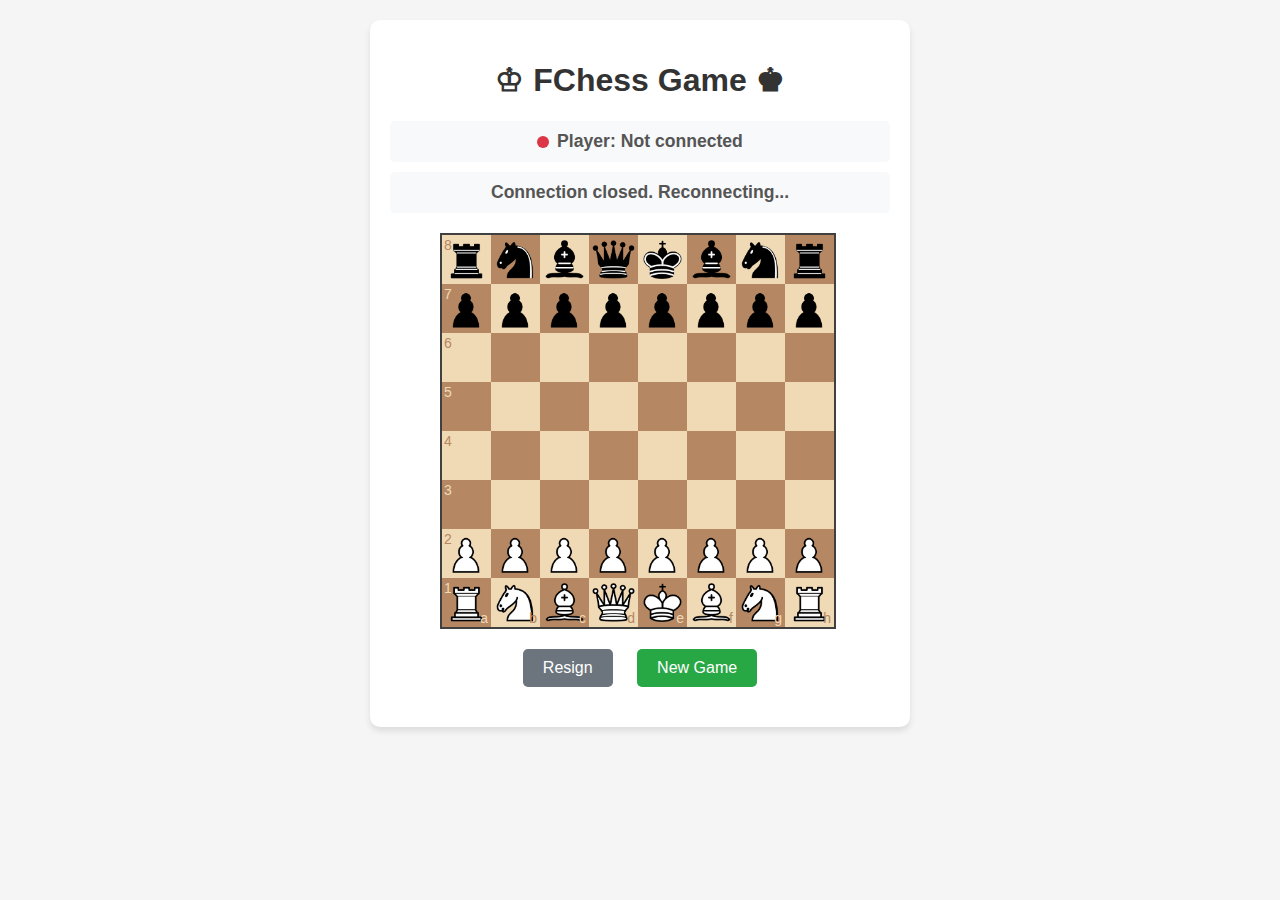
<file: index4.html>
<!DOCTYPE html>
<html lang="en">
<head>
    <meta charset="UTF-8">
    <meta name="viewport" content="width=device-width, initial-scale=1.0">
    <title>FChess Game</title>
    <link rel="stylesheet" href="chessboard-1.0.0.min.css">
    <style>
        body { font-family: Arial, sans-serif; background-color: #f5f5f5; margin: 0; padding: 20px; }
        .game-container { max-width: 500px; margin: 0 auto; background-color: white; border-radius: 10px; padding: 20px; box-shadow: 0 4px 6px rgba(0, 0, 0, 0.1); }
        h1 { text-align: center; color: #333; }
        #myBoard { margin: 0 auto; }
        .status-container { text-align: center; margin-top: 20px; }
        #status, #playerDisplay { font-size: 1.1em; font-weight: bold; color: #555; padding: 10px; background-color: #f8f9fa; border-radius: 5px; min-height: 20px; }
        .controls { text-align: center; margin: 20px 0; }
        .btn { padding: 10px 20px; margin: 0 10px; border: none; border-radius: 5px; cursor: pointer; font-size: 16px; color: white; }
        .btn:hover { opacity: 0.9; }
        .btn:disabled { background-color: #6c757d; cursor: not-allowed; }
        .btn-danger { background-color: #dc3545; }
        .btn-success { background-color: #28a745; }
        .connection-status { display: inline-block; width: 12px; height: 12px; border-radius: 50%; margin-right: 8px; vertical-align: middle; }
        .connected { background-color: #28a745; }
        .disconnected { background-color: #dc3545; }
        .waiting { background-color: #ffc107; }
    </style>
</head>
<body>
    <div class="game-container">
        <h1>♔ FChess Game ♚</h1>
        <div class="status-container">
            <div id="playerDisplay"><span class="connection-status disconnected"></span>Player: Not connected</div>
            <div id="status" style="margin-top: 10px;">Connecting to server...</div>
        </div>

        <div id="myBoard" style="width: 400px; margin-top: 20px;"></div>

        <div class="controls">
            <button id="resignBtn" class="btn btn-danger" disabled>Resign</button>
            <button id="newGameBtn" class="btn btn-success" disabled>New Game</button>
        </div>
    </div>

    <script src="jquery-3.5.1.min.js"></script>
    <script src="chessboard-1.0.0.min.js"></script>
    <script src="chess.js"></script>
    <script>
        // --- Global State ---
        let board = null;
        let game = new Chess();
        let socket;
        let playerColor = null;
        let gameActive = false;

        // --- DOM Elements ---
        const statusEl = $('#status');
        const playerDisplayEl = $('#playerDisplay');
        const resignBtn = $('#resignBtn');
        const newGameBtn = $('#newGameBtn');
        const connectionIndicator = $('.connection-status');

        // --- WebSocket Logic ---
        function connectToServer() {
            try {
                socket = new WebSocket('ws://localhost:8080');

                socket.onopen = () => {
                    console.log('Connected to server');
                    setStatus('Connected - Waiting for opponent...');
                    setConnectionStatus('waiting');
                };

                socket.onmessage = (event) => {
                    try {
                        const data = JSON.parse(event.data);
                        handleServerMessage(data);
                    } catch (e) {
                        console.error('Error parsing message:', e);
                    }
                };

                socket.onclose = () => {
                    console.log('Connection closed');
                    setStatus('Connection closed. Reconnecting...');
                    setConnectionStatus('disconnected');
                    gameActive = false;
                    updateButtonStates();
                    setTimeout(connectToServer, 3000); // Reconnect
                };

                socket.onerror = (error) => {
                    console.error('WebSocket error:', error);
                    setStatus('Connection error.');
                    setConnectionStatus('disconnected');
                };
            } catch (e) {
                console.error('Failed to connect:', e);
                setStatus('Error connecting to server.');
            }
        }

        function handleServerMessage(data) {
            console.log('Received:', data);

            switch (data.type) {
                case 'playerAssigned':
                    playerColor = data.color;
                    board.orientation(playerColor);
                    setConnectionStatus('connected');
                    playerDisplayEl.html(`<span class="connection-status connected"></span>Player: ${capitalize(playerColor)}`);
                    setStatus(`You are ${playerColor}. Waiting for opponent...`);
                    break;

                case 'gameStart':
                    gameActive = true;
                    updateButtonStates();
                    setStatus('Game started! White to move.');
                    break;

                case 'boardUpdate':
                    updateGameState(data.gameState);
                    if (data.lastMove) {
                        highlightLastMove(data.lastMove);
                    }
                    break;

                case 'gameEnded':
                    gameActive = false;
                    updateButtonStates();
                    const winnerText = data.winner === playerColor ? 'You win!' : 'You lose!';
                    setStatus(`Game Over: ${winnerText} by ${data.reason}.`);
                    alert(`Game Over! ${winnerText}`);
                    break;
                
                case 'newGame':
                    game.reset();
                    board.position(game.fen());
                    gameActive = true;
                    updateButtonStates();
                    setStatus("New game started! White's turn.");
                    break;

                case 'playerDisconnected':
                    gameActive = false;
                    updateButtonStates();
                    setStatus('Opponent disconnected. Waiting...');
                    break;

                case 'error':
                    setStatus('Error: ' + data.message);
                    // If it's an invalid move error, snap the piece back
                    board.position(game.fen(), false);
                    break;
            }
        }

        // --- Game Logic & UI ---
        function updateGameState(gameState) {
            // The server's board representation is not a FEN string.
            // We must convert it to keep our client-side chess.js instance in sync.
            const fen = serverBoardToFen(gameState.board, gameState.currentPlayer);
            game.load(fen);
            board.position(fen);
            
            gameActive = gameState.gameActive;
            updateButtonStates();

            if (!gameActive) {
                setStatus("Game is over.");
                return;
            }

            const turn = game.turn() === 'w' ? 'White' : 'Black';
            const statusText = playerColor === game.turn() ? "Your turn" : `Waiting for ${turn}`;
            setStatus(`${statusText} (${turn} to move)`);
        }

        function onDragStart(source, piece) {
            // Prevent moves if the game is over or it's not your turn
            console.log('onDragStart called:', { source, piece, gameActive, gameOver: game.game_over(), playerColor, gameTurn: game.turn() });

            if (!gameActive) {
                console.log('Blocked: Game not active');
                return false;
            }
            if (game.game_over()) {
                console.log('Blocked: Game over');
                return false;
            }
            if (playerColor.charAt(0) !== game.turn()) {
                console.log('Blocked: Not your turn', { playerColor, gameTurn: game.turn() });
                return false;
            }
            if ((game.turn() === 'w' && piece.search(/^b/) !== -1)) {
                console.log('Blocked: White trying to move black piece');
                return false;
            }
            if ((game.turn() === 'b' && piece.search(/^w/) !== -1)) {
                console.log('Blocked: Black trying to move white piece');
                return false;
            }
            console.log('Drag allowed');
        }

        function onDrop(source, target) {
            // Attempt to make a move in the local chess.js instance
            const move = game.move({
                from: source,
                to: target,
                promotion: 'q' // Always promote to queen for simplicity
            });

            // If the move is illegal, snap the piece back
            if (move === null) return 'snapback';

            // If the move is legal locally, send it to the server for final validation
            const moveData = {
                type: 'move',
                ...algebraicToRowCol(source), // fromRow, fromCol
                ...algebraicToRowCol(target, true) // toRow, toCol
            };
            
            console.log('Sending move:', moveData);
            socket.send(JSON.stringify(moveData));
        }
        
        function highlightLastMove(lastMove) {
            // Remove previous highlights
            $('#myBoard .square-55d63').css('background-color', '');
            
            const fromSquare = rowColToAlgebraic(lastMove.fromRow, lastMove.fromCol);
            const toSquare = rowColToAlgebraic(lastMove.toRow, lastMove.toCol);

            $('#myBoard .square-' + fromSquare).css('background', '#ffb347');
            $('#myBoard .square-' + toSquare).css('background', '#ffb347');
        }

        // --- Helper Functions ---
        function serverBoardToFen(boardData, currentPlayer) {
            // Converts the server's 2D array into a FEN string.
            // NOTE: This makes assumptions about castling, en passant, etc.,
            // as the server does not provide this information.
            let fen = boardData.map(row => {
                let empty = 0;
                let rowFen = '';
                row.forEach(piece => {
                    if (piece === '') {
                        empty++;
                    } else {
                        if (empty > 0) {
                            rowFen += empty;
                            empty = 0;
                        }
                        rowFen += piece;
                    }
                });
                if (empty > 0) rowFen += empty;
                return rowFen;
            }).join('/');

            const turn = currentPlayer === 'white' ? 'w' : 'b';
            // Assume default castling, no en passant, and move counters.
            fen += ` ${turn} KQkq - 0 1`;
            return fen;
        }

        function algebraicToRowCol(alg, isTarget = false) {
            const col = alg.charCodeAt(0) - 'a'.charCodeAt(0);
            const row = 8 - parseInt(alg.charAt(1), 10);
            if (isTarget) {
                return { toRow: row, toCol: col };
            }
            return { fromRow: row, fromCol: col };
        }
        
        function rowColToAlgebraic(row, col) {
            const file = String.fromCharCode('a'.charCodeAt(0) + col);
            const rank = 8 - row;
            return file + rank;
        }

        function setStatus(message) { statusEl.text(message); }
        function capitalize(s) { return s.charAt(0).toUpperCase() + s.slice(1); }
        function setConnectionStatus(status) { connectionIndicator.removeClass('connected waiting disconnected').addClass(status); }

        function updateButtonStates() {
            resignBtn.prop('disabled', !gameActive);
            newGameBtn.prop('disabled', false); // Can always offer a new game
        }

        // --- Event Handlers ---
        resignBtn.on('click', () => {
            if (confirm('Are you sure you want to resign?')) {
                socket.send(JSON.stringify({ type: 'resign' }));
            }
        });

        newGameBtn.on('click', () => {
            socket.send(JSON.stringify({ type: 'newGame' }));
        });

        // --- Initialization ---
        const config = {
            draggable: true,
            position: 'start',
            pieceTheme: 'img/chesspieces/wikipedia/{piece}.png',
            onDragStart: onDragStart,
            onDrop: onDrop,
        };
        board = Chessboard('myBoard', config);
        $(window).resize(board.resize);

        connectToServer();
    </script>
</body>
</html>
</file>
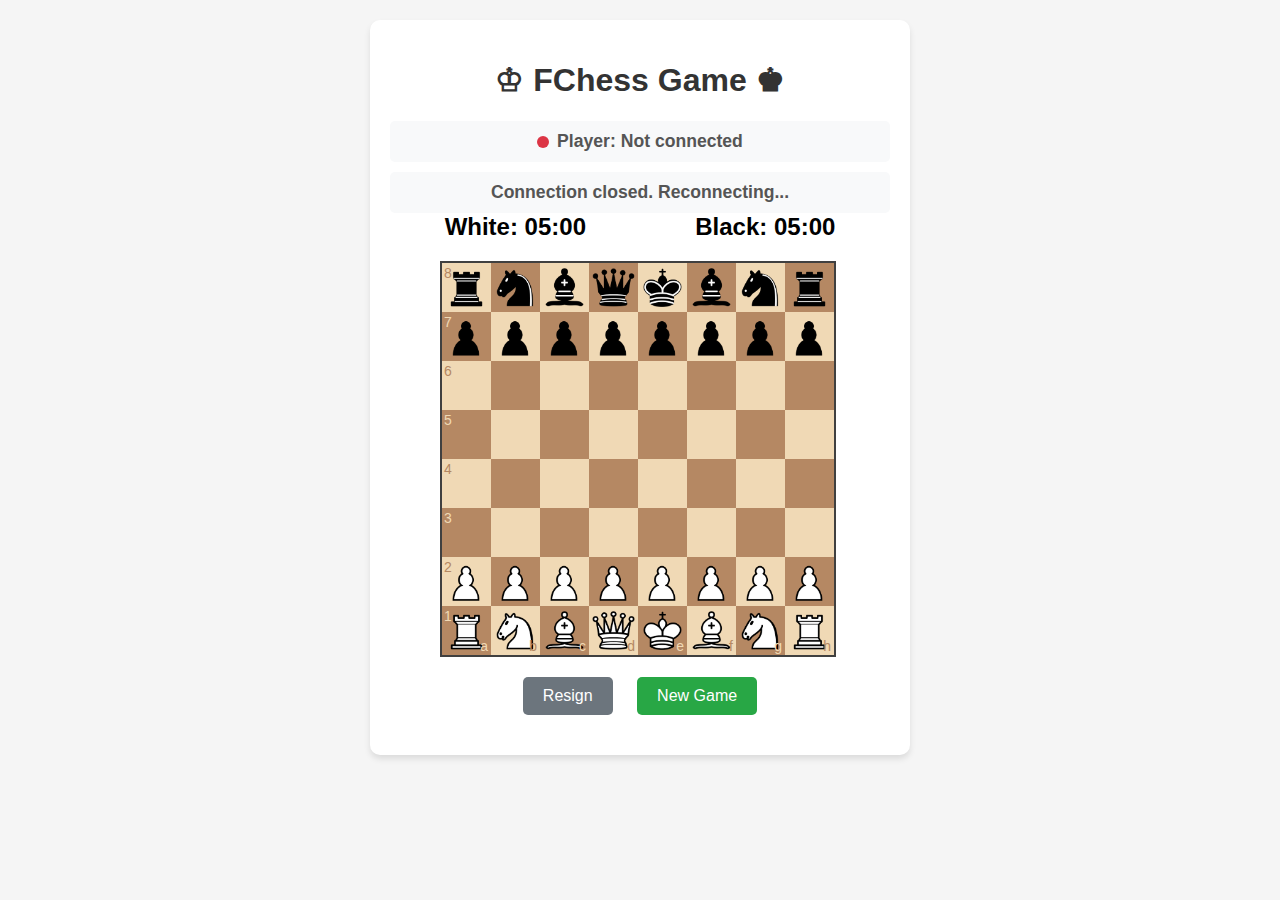
<file: index5.html>
<!DOCTYPE html>
<html lang="en">
<head>
    <meta charset="UTF-8">
    <meta name="viewport" content="width=device-width, initial-scale=1.0">
    <title>FChess Game</title>
    <link rel="stylesheet" href="chessboard-1.0.0.min.css">
    <style>
        body { font-family: Arial, sans-serif; background-color: #f5f5f5; margin: 0; padding: 20px; }
        .game-container { max-width: 500px; margin: 0 auto; background-color: white; border-radius: 10px; padding: 20px; box-shadow: 0 4px 6px rgba(0, 0, 0, 0.1); }
        h1 { text-align: center; color: #333; }
        #myBoard { margin: 0 auto; }
        .status-container { text-align: center; margin-top: 20px; }
        #status, #playerDisplay { font-size: 1.1em; font-weight: bold; color: #555; padding: 10px; background-color: #f8f9fa; border-radius: 5px; min-height: 20px; }
        .controls { text-align: center; margin: 20px 0; }
        .btn { padding: 10px 20px; margin: 0 10px; border: none; border-radius: 5px; cursor: pointer; font-size: 16px; color: white; }
        .btn:hover { opacity: 0.9; }
        .btn:disabled { background-color: #6c757d; cursor: not-allowed; }
        .btn-danger { background-color: #dc3545; }
        .btn-success { background-color: #28a745; }
        .connection-status { display: inline-block; width: 12px; height: 12px; border-radius: 50%; margin-right: 8px; vertical-align: middle; }
        .connected { background-color: #28a745; }
        .disconnected { background-color: #dc3545; }
        .waiting { background-color: #ffc107; }
    </style>
</head>
<body>
    <div id="lobby" class="game-container" style="display: none;">
        <h2>Lobby</h2>
        <div class="controls">
            <button id="createGameBtn" class="btn btn-success">Create New Game</button>
        </div>
        <hr>
        <h4>Or Join an Existing Game:</h4>
        <div id="gameList" class="controls">
            <!-- Waiting games will be listed here -->
        </div>
        <hr>
        <div class="controls">
            <input type="text" id="joinGameId" placeholder="Enter Game ID">
            <button id="joinGameBtn" class="btn" disabled>Join Game</button>
        </div>
    </div>
    <div class="game-container">
        <h1>♔ FChess Game ♚</h1>
        <div class="status-container">
            <div id="playerDisplay"><span class="connection-status disconnected"></span>Player: Not connected</div>
            <div id="status" style="margin-top: 10px;">Connecting to server...</div>
        </div>

        <!-- Add clock display here -->
        <div class="clock-container" style="display: flex; justify-content: space-around; margin-bottom: 10px;">
            <div id="whiteClock" style="font-size: 1.5em; font-weight: bold; color: #000;">White: 05:00</div>
            <div id="blackClock" style="font-size: 1.5em; font-weight: bold; color: #000;">Black: 05:00</div>
        </div>

        <div id="myBoard" style="width: 400px; margin-top: 20px;"></div>

        <div class="controls">
            <button id="resignBtn" class="btn btn-danger" disabled>Resign</button>
            <button id="newGameBtn" class="btn btn-success" disabled>New Game</button>
        </div>
    </div>

    <script src="jquery-3.5.1.min.js"></script>
    <script src="chessboard-1.0.0.min.js"></script>
    <script src="chess.js"></script>
    <script>
        // --- Global State ---
        let board = null;
        let game = new Chess();
        let socket;
        let playerColor = null;
        let gameActive = false;
        let myGameId = null;

        let whiteTimeRemaining = 0;
        let blackTimeRemaining = 0;
        let lastUpdateTime = 0;
        let clockInterval = null;

        // --- DOM Elements ---
        const statusEl = $('#status');
        const playerDisplayEl = $('#playerDisplay');
        const resignBtn = $('#resignBtn');
        const newGameBtn = $('#newGameBtn');
        const connectionIndicator = $('.connection-status');

        const whiteClockEl = $('#whiteClock');
        const blackClockEl = $('#blackClock');

        const lobbyEl = $('#lobby');
        const gameContainerEl = $('.game-container').not('#lobby');
        const createGameBtn = $('#createGameBtn');
        const joinGameBtn = $('#joinGameBtn');
        const joinGameIdInput = $('#joinGameId');

        // --- WebSocket Logic ---
        function connectToServer() {
            try {
                socket = new WebSocket('ws://localhost:8080');

                socket.onopen = () => {
                    console.log('Connected to server');
                    setStatus('Connected to server. Create or join a game.');
                    setConnectionStatus('connected');
                    lobbyEl.show();
                    gameContainerEl.hide();
                };

                socket.onmessage = (event) => {
                    try {
                        const data = JSON.parse(event.data);
                        handleServerMessage(data);
                    } catch (e) {
                        console.error('Error parsing message:', e);
                    }
                };

                socket.onclose = () => {
                    console.log('Connection closed');
                    setStatus('Connection closed. Reconnecting...');
                    setConnectionStatus('disconnected');
                    gameActive = false;
                    updateButtonStates();
                    setTimeout(connectToServer, 3000); // Reconnect
                };

                socket.onerror = (error) => {
                    console.error('WebSocket error:', error);
                    setStatus('Connection error.');
                    setConnectionStatus('disconnected');
                };
            } catch (e) {
                console.error('Failed to connect:', e);
                setStatus('Error connecting to server.');
            }
        }

        function handleServerMessage(data) {
            console.log('Received:', data);

            switch (data.type) {
                case 'playerAssigned':
                    lobbyEl.hide();
                    gameContainerEl.show();
                    playerColor = data.color;
                    myGameId = data.gameId;
                    board.orientation(playerColor);
                    setConnectionStatus('connected');
                    playerDisplayEl.html(`<span class="connection-status connected"></span>Player: ${capitalize(playerColor)} (Game: ${myGameId})`);
                    setStatus(`You are ${playerColor}. Waiting for opponent...`);
                    break;

                case 'lobbyUpdate':
                    const gameList = $('#gameList');
                    gameList.empty(); // Clear the list
                    if (data.games && data.games.length > 0) {
                        data.games.forEach(gameId => {
                            const gameBtn = $('<button class="btn">Join Game: ' + gameId + '</button>');
                            gameBtn.on('click', () => {
                                joinGameIdInput.val(gameId);
                                joinGameBtn.prop('disabled', false);
                            });
                            gameList.append(gameBtn);
                        });
                    } else {
                        gameList.html('<em>No games waiting for players.</em>');
                    }
                    break;

                case 'gameStart':
                    gameActive = true;
                    updateButtonStates();
                    setStatus('Game started! White to move.');
                    break;

                case 'boardUpdate':
                    updateGameState(data.gameState);
                    if (data.lastMove) {
                        highlightLastMove(data.lastMove);
                    }
                    break;

                case 'gameEnded':
                    gameActive = false;
                    updateButtonStates();
                    const winnerText = data.winner === playerColor ? 'You win!' : 'You lose!';
                    setStatus(`Game Over: ${winnerText} by ${data.reason}.`);
                    alert(`Game Over! ${winnerText}`);
                    break;
                
                case 'newGame':
                    game.reset();
                    board.position(game.fen());
                    gameActive = true;
                    updateButtonStates();
                    setStatus("New game started! White's turn.");
                    break;

                case 'playerDisconnected':
                    gameActive = false;
                    updateButtonStates();
                    setStatus('Opponent disconnected. Waiting...');
                    break;

                case 'error':
                    setStatus('Error: ' + data.message);
                    // If it's an invalid move error, snap the piece back
                    board.position(game.fen(), false);
                    break;
            }
        }

        // --- Game Logic & UI ---
        function updateGameState(gameState) {
            // The server's board representation is not a FEN string.
            // We must convert it to keep our client-side chess.js instance in sync.
            const fen = serverBoardToFen(gameState.board, gameState.currentPlayer);
            game.load(fen);
            board.position(fen);
            
            gameActive = gameState.gameActive;
            updateButtonStates();

            // Synchronize local clock with server time
            whiteTimeRemaining = gameState.whiteTime;
            blackTimeRemaining = gameState.blackTime;
            lastUpdateTime = performance.now(); // Reset last update time

            // Start/stop clock based on game state
            if (gameActive && !game.game_over()) {
                startClock();
            } else {
                stopClock();
            }

            // Update clocks (initial display)
            updateClockDisplay(whiteClockEl, whiteTimeRemaining);
            updateClockDisplay(blackClockEl, blackTimeRemaining);

            if (!gameActive) {
                setStatus("Game is over.");
                return;
            }

            const turn = game.turn() === 'w' ? 'White' : 'Black';
            const statusText = playerColor.charAt(0) === game.turn() ? "Your turn" : `Waiting for ${turn}`;
            setStatus(`${statusText} (${turn} to move})`);
        }

        function onDragStart(source, piece) {
            // Prevent moves if the game is over or it's not your turn
            console.log('onDragStart called:', { source, piece, gameActive, gameOver: game.game_over(), playerColor, gameTurn: game.turn() });

            if (!gameActive) {
                console.log('Blocked: Game not active');
                return false;
            }
            if (game.game_over()) {
                console.log('Blocked: Game over');
                return false;
            }
            if (playerColor.charAt(0) !== game.turn()) {
                console.log('Blocked: Not your turn', { playerColor, gameTurn: game.turn() });
                return false;
            }
            if ((game.turn() === 'w' && piece.search(/^b/) !== -1)) {
                console.log('Blocked: White trying to move black piece');
                return false;
            }
            if ((game.turn() === 'b' && piece.search(/^w/) !== -1)) {
                console.log('Blocked: Black trying to move white piece');
                return false;
            }
            console.log('Drag allowed');
        }

        function onDrop(source, target) {
            // Attempt to make a move in the local chess.js instance
            const move = game.move({
                from: source,
                to: target,
                promotion: 'q' // Always promote to queen for simplicity
            });

            // If the move is illegal, snap the piece back
            if (move === null) return 'snapback';

            // If the move is legal locally, send it to the server for final validation
            const moveData = {
                type: 'move',
                gameId: myGameId, // Add gameId
                ...algebraicToRowCol(source), // fromRow, fromCol
                ...algebraicToRowCol(target, true) // toRow, toCol
            };
            
            console.log('Sending move:', moveData);
            socket.send(JSON.stringify(moveData));
        }
        
        function highlightLastMove(lastMove) {
            // Remove previous highlights
            $('#myBoard .square-55d63').css('background-color', '');
            
            const fromSquare = rowColToAlgebraic(lastMove.fromRow, lastMove.fromCol);
            const toSquare = rowColToAlgebraic(lastMove.toRow, lastMove.toCol);

            $('#myBoard .square-' + fromSquare).css('background', '#ffb347');
            $('#myBoard .square-' + toSquare).css('background', '#ffb347');
        }

        // --- Helper Functions ---
        function serverBoardToFen(boardData, currentPlayer) {
            // Converts the server's 2D array into a FEN string.
            // NOTE: This makes assumptions about castling, en passant, etc.,
            // as the server does not provide this information.
            let fen = boardData.map(row => {
                let empty = 0;
                let rowFen = '';
                row.forEach(piece => {
                    if (piece === '') {
                        empty++;
                    } else {
                        if (empty > 0) {
                            rowFen += empty;
                            empty = 0;
                        }
                        rowFen += piece;
                    }
                });
                if (empty > 0) rowFen += empty;
                return rowFen;
            }).join('/');

            const turn = currentPlayer === 'white' ? 'w' : 'b';
            // Assume default castling, no en passant, and move counters.
            fen += ` ${turn} KQkq - 0 1`;
            return fen;
        }

        function algebraicToRowCol(alg, isTarget = false) {
            const col = alg.charCodeAt(0) - 'a'.charCodeAt(0);
            const row = 8 - parseInt(alg.charAt(1), 10);
            if (isTarget) {
                return { toRow: row, toCol: col };
            }
            return { fromRow: row, fromCol: col };
        }
        
        function rowColToAlgebraic(row, col) {
            const file = String.fromCharCode('a'.charCodeAt(0) + col);
            const rank = 8 - row;
            return file + rank;
        }

        function setStatus(message) { statusEl.text(message); }
        function capitalize(s) { return s.charAt(0).toUpperCase() + s.slice(1); }
        function setConnectionStatus(status) { connectionIndicator.removeClass('connected waiting disconnected').addClass(status); }

        function updateButtonStates() {
            resignBtn.prop('disabled', !gameActive);
            newGameBtn.prop('disabled', false); // Can always offer a new game
        }

        // --- Clock Management ---
        function startClock() {
            if (clockInterval) {
                clearInterval(clockInterval);
            }
            clockInterval = setInterval(updateClock, 100); // Update every 100ms
        }

        function stopClock() {
            if (clockInterval) {
                clearInterval(clockInterval);
                clockInterval = null;
            }
        }

        function updateClock() {
            if (!gameActive) {
                stopClock();
                return;
            }

            const now = performance.now();
            const elapsed = (now - lastUpdateTime) / 1000; // in seconds
            lastUpdateTime = now;

            if (playerColor.charAt(0) === game.turn()) { // It's my turn
                if (game.turn() === 'w') {
                    whiteTimeRemaining -= elapsed;
                    if (whiteTimeRemaining < 0) whiteTimeRemaining = 0;
                } else {
                    blackTimeRemaining -= elapsed;
                    if (blackTimeRemaining < 0) blackTimeRemaining = 0;
                }
            }

            updateClockDisplay(whiteClockEl, whiteTimeRemaining);
            updateClockDisplay(blackClockEl, blackTimeRemaining);
        }

        function formatTime(seconds) {
            const minutes = Math.floor(seconds / 60);
            const remainingSeconds = Math.floor(seconds % 60);
            return `${minutes.toString().padStart(2, '0')}:${remainingSeconds.toString().padStart(2, '0')}`;
        }

        function updateClockDisplay(element, seconds) {
            element.text(element.attr('id').includes('white') ? `White: ${formatTime(seconds)}` : `Black: ${formatTime(seconds)}`);
        }

        // --- Event Handlers ---
        resignBtn.on('click', () => {
            if (confirm('Are you sure you want to resign?')) {
                socket.send(JSON.stringify({ type: 'resign', gameId: myGameId }));
            }
        });

        newGameBtn.on('click', () => {
            socket.send(JSON.stringify({ type: 'newGame', gameId: myGameId }));
        });

        createGameBtn.on('click', () => {
            socket.send(JSON.stringify({ type: 'createGame' }));
        });

        joinGameBtn.on('click', () => {
            const gameId = joinGameIdInput.val();
            if (gameId) {
                socket.send(JSON.stringify({ type: 'joinGame', gameId: gameId }));
            }
        });

        joinGameIdInput.on('input', () => {
            joinGameBtn.prop('disabled', !joinGameIdInput.val());
        });

        // --- Initialization ---
        const config = {
            draggable: true,
            position: 'start',
            pieceTheme: 'img/chesspieces/wikipedia/{piece}.png',
            onDragStart: onDragStart,
            onDrop: onDrop,
        };
        board = Chessboard('myBoard', config);
        $(window).resize(board.resize);

        connectToServer();
    </script>
</body>
</html>
</file>
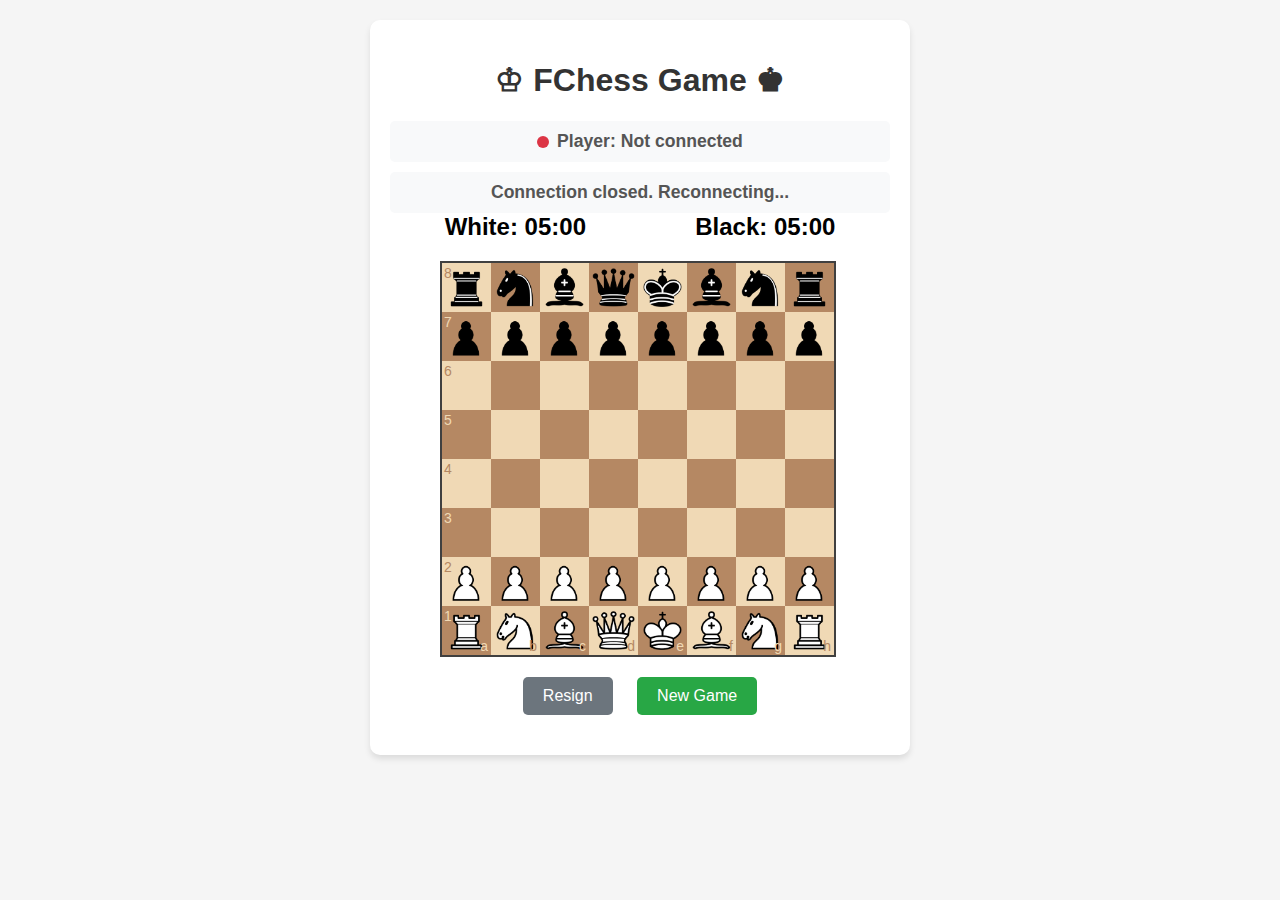
<file: index6.html>
<!DOCTYPE html>
<html lang="en">
<head>
    <meta charset="UTF-8">
    <meta name="viewport" content="width=device-width, initial-scale=1.0">
    <title>FChess Game</title>
    <link rel="stylesheet" href="chessboard-1.0.0.min.css">
    <style>
        body { font-family: Arial, sans-serif; background-color: #f5f5f5; margin: 0; padding: 20px; }
        .game-container { max-width: 500px; margin: 0 auto; background-color: white; border-radius: 10px; padding: 20px; box-shadow: 0 4px 6px rgba(0, 0, 0, 0.1); }
        h1 { text-align: center; color: #333; }
        #myBoard { margin: 0 auto; }
        .status-container { text-align: center; margin-top: 20px; }
        #status, #playerDisplay { font-size: 1.1em; font-weight: bold; color: #555; padding: 10px; background-color: #f8f9fa; border-radius: 5px; min-height: 20px; }
        .controls { text-align: center; margin: 20px 0; }
        .btn { padding: 10px 20px; margin: 0 10px; border: none; border-radius: 5px; cursor: pointer; font-size: 16px; color: white; }
        .btn:hover { opacity: 0.9; }
        .btn:disabled { background-color: #6c757d; cursor: not-allowed; }
        .btn-danger { background-color: #dc3545; }
        .btn-success { background-color: #28a745; }
        .connection-status { display: inline-block; width: 12px; height: 12px; border-radius: 50%; margin-right: 8px; vertical-align: middle; }
        .connected { background-color: #28a745; }
        .disconnected { background-color: #dc3545; }
        .waiting { background-color: #ffc107; }
    </style>
</head>
<body>
    <div id="lobby" class="game-container" style="display: none;">
        <h2>Lobby</h2>
        <div class="controls">
            <button id="createGameBtn" class="btn btn-success">Create New Game</button>
        </div>
        <hr>
        <h4>Or Join an Existing Game:</h4>
        <div id="gameList" class="controls">
            <!-- Waiting games will be listed here -->
        </div>
        <hr>
        <div class="controls">
            <input type="text" id="joinGameId" placeholder="Enter Game ID">
            <button id="joinGameBtn" class="btn" disabled>Join Game</button>
        </div>
    </div>
    <div class="game-container">
        <h1>♔ FChess Game ♚</h1>
        <div class="status-container">
            <div id="playerDisplay"><span class="connection-status disconnected"></span>Player: Not connected</div>
            <div id="status" style="margin-top: 10px;">Connecting to server...</div>
        </div>

        <!-- Add clock display here -->
        <div class="clock-container" style="display: flex; justify-content: space-around; margin-bottom: 10px;">
            <div id="whiteClock" style="font-size: 1.5em; font-weight: bold; color: #000;">White: 05:00</div>
            <div id="blackClock" style="font-size: 1.5em; font-weight: bold; color: #000;">Black: 05:00</div>
        </div>

        <div id="myBoard" style="width: 400px; margin-top: 20px;"></div>

        <div class="controls">
            <button id="resignBtn" class="btn btn-danger" disabled>Resign</button>
            <button id="newGameBtn" class="btn btn-success" disabled>New Game</button>
        </div>
    </div>

    <script src="jquery-3.5.1.min.js"></script>
    <script src="chessboard-1.0.0.min.js"></script>
    <script src="chess.js"></script>
    <script>
        // --- Global State ---
        let board = null;
        let game = new Chess();
        let socket;
        let playerColor = null;
        let gameActive = false;
        let myGameId = null;

        let whiteTimeRemaining = 0;
        let blackTimeRemaining = 0;
        let lastUpdateTime = 0;
        let clockInterval = null;

        // --- DOM Elements ---
        const statusEl = $('#status');
        const playerDisplayEl = $('#playerDisplay');
        const resignBtn = $('#resignBtn');
        const newGameBtn = $('#newGameBtn');
        const connectionIndicator = $('.connection-status');

        const whiteClockEl = $('#whiteClock');
        const blackClockEl = $('#blackClock');

        const lobbyEl = $('#lobby');
        const gameContainerEl = $('.game-container').not('#lobby');
        const createGameBtn = $('#createGameBtn');
        const joinGameBtn = $('#joinGameBtn');
        const joinGameIdInput = $('#joinGameId');

        // --- WebSocket Logic ---
        function connectToServer() {
            try {
                socket = new WebSocket('ws://localhost:8080');

                socket.onopen = () => {
                    console.log('Connected to server');
                    setStatus('Connected to server. Create or join a game.');
                    setConnectionStatus('connected');
                    lobbyEl.show();
                    gameContainerEl.hide();
                };

                socket.onmessage = (event) => {
                    try {
                        const data = JSON.parse(event.data);
                        handleServerMessage(data);
                    } catch (e) {
                        console.error('Error parsing message:', e);
                    }
                };

                socket.onclose = () => {
                    console.log('Connection closed');
                    setStatus('Connection closed. Reconnecting...');
                    setConnectionStatus('disconnected');
                    gameActive = false;
                    updateButtonStates();
                    setTimeout(connectToServer, 3000); // Reconnect
                };

                socket.onerror = (error) => {
                    console.error('WebSocket error:', error);
                    setStatus('Connection error.');
                    setConnectionStatus('disconnected');
                };
            } catch (e) {
                console.error('Failed to connect:', e);
                setStatus('Error connecting to server.');
            }
        }

        function handleServerMessage(data) {
            console.log('Received:', data);

            switch (data.type) {
                case 'playerAssigned':
                    lobbyEl.hide();
                    gameContainerEl.show();
                    playerColor = data.color;
                    myGameId = data.gameId;
                    board.orientation(playerColor);
                    setConnectionStatus('connected');
                    playerDisplayEl.html(`<span class="connection-status connected"></span>Player: ${capitalize(playerColor)} (Game: ${myGameId})`);
                    setStatus(`You are ${playerColor}. Waiting for opponent...`);
                    break;

                case 'lobbyUpdate':
                    const gameList = $('#gameList');
                    gameList.empty(); // Clear the list
                    if (data.games && data.games.length > 0) {
                        data.games.forEach(gameId => {
                            const gameBtn = $('<button class="btn">Join Game: ' + gameId + '</button>');
                            gameBtn.on('click', () => {
                                joinGameIdInput.val(gameId);
                                joinGameBtn.prop('disabled', false);
                            });
                            gameList.append(gameBtn);
                        });
                    } else {
                        gameList.html('<em>No games waiting for players.</em>');
                    }
                    break;

                case 'gameStart':
                    gameActive = true;
                    updateButtonStates();
                    setStatus('Game started! White to move.');
                    break;

                case 'boardUpdate':
                    updateGameState(data.gameState);
                    if (data.lastMove) {
                        highlightLastMove(data.lastMove);
                    }
                    break;

                case 'gameEnded':
                    gameActive = false;
                    updateButtonStates();
                    const winnerText = data.winner === playerColor ? 'You win!' : 'You lose!';
                    setStatus(`Game Over: ${winnerText} by ${data.reason}.`);
                    alert(`Game Over! ${winnerText}`);
                    break;
                
                case 'newGame':
                    game.reset();
                    board.position(game.fen());
                    gameActive = true;
                    updateButtonStates();
                    setStatus("New game started! White's turn.");
                    break;

                case 'playerDisconnected':
                    gameActive = false;
                    updateButtonStates();
                    setStatus('Opponent disconnected. Waiting...');
                    break;

                case 'error':
                    setStatus('Error: ' + data.message);
                    // If it's an invalid move error, snap the piece back
                    board.position(game.fen(), false);
                    break;
            }
        }

        // --- Game Logic & UI ---
        function updateGameState(gameState) {
            // The server's board representation is not a FEN string.
            // We must convert it to keep our client-side chess.js instance in sync.
            const fen = serverBoardToFen(gameState.board, gameState.currentPlayer);
            game.load(fen);
            board.position(fen);
            
            gameActive = gameState.gameActive;
            updateButtonStates();

            // Synchronize local clock with server time
            whiteTimeRemaining = gameState.whiteTime;
            blackTimeRemaining = gameState.blackTime;
            lastUpdateTime = performance.now(); // Reset last update time

            // Start/stop clock based on game state and game over status
            if (gameActive && !game.game_over()) { // Only start if game is active and not over
                startClock();
            } else {
                stopClock();
            }

            // Update clocks (initial display)
            updateClockDisplay(whiteClockEl, whiteTimeRemaining);
            updateClockDisplay(blackClockEl, blackTimeRemaining);

            if (!gameActive) {
                setStatus("Game is over.");
                return;
            }

            const turn = game.turn() === 'w' ? 'White' : 'Black';
            const statusText = playerColor.charAt(0) === game.turn() ? "Your turn" : `Waiting for ${turn}`;
            setStatus(`${statusText} (${turn} to move})`);
        }

        function onDragStart(source, piece) {
            // Prevent moves if the game is over or it's not your turn
            console.log('onDragStart called:', { source, piece, gameActive, gameOver: game.game_over(), playerColor, gameTurn: game.turn() });

            if (!gameActive) {
                console.log('Blocked: Game not active');
                return false;
            }
            if (game.game_over()) {
                console.log('Blocked: Game over');
                return false;
            }
            if (playerColor.charAt(0) !== game.turn()) {
                console.log('Blocked: Not your turn', { playerColor, gameTurn: game.turn() });
                return false;
            }
            if ((game.turn() === 'w' && piece.search(/^b/) !== -1)) {
                console.log('Blocked: White trying to move black piece');
                return false;
            }
            if ((game.turn() === 'b' && piece.search(/^w/) !== -1)) {
                console.log('Blocked: Black trying to move white piece');
                return false;
            }
            console.log('Drag allowed');
        }

        function onDrop(source, target) {
            // Attempt to make a move in the local chess.js instance
            const move = game.move({
                from: source,
                to: target,
                promotion: 'q' // Always promote to queen for simplicity
            });

            // If the move is illegal, snap the piece back
            if (move === null) return 'snapback';

            // If the move is legal locally, send it to the server for final validation
            const moveData = {
                type: 'move',
                gameId: myGameId, // Add gameId
                ...algebraicToRowCol(source), // fromRow, fromCol
                ...algebraicToRowCol(target, true) // toRow, toCol
            };
            
            console.log('Sending move:', moveData);
            socket.send(JSON.stringify(moveData));
        }
        
        function highlightLastMove(lastMove) {
            // Remove previous highlights
            $('#myBoard .square-55d63').css('background-color', '');
            
            const fromSquare = rowColToAlgebraic(lastMove.fromRow, lastMove.fromCol);
            const toSquare = rowColToAlgebraic(lastMove.toRow, lastMove.toCol);

            $('#myBoard .square-' + fromSquare).css('background', '#ffb347');
            $('#myBoard .square-' + toSquare).css('background', '#ffb347');
        }

        // --- Helper Functions ---
        function serverBoardToFen(boardData, currentPlayer) {
            // Converts the server's 2D array into a FEN string.
            // NOTE: This makes assumptions about castling, en passant, etc.,
            // as the server does not provide this information.
            let fen = boardData.map(row => {
                let empty = 0;
                let rowFen = '';
                row.forEach(piece => {
                    if (piece === '') {
                        empty++;
                    } else {
                        if (empty > 0) {
                            rowFen += empty;
                            empty = 0;
                        }
                        rowFen += piece;
                    }
                });
                if (empty > 0) rowFen += empty;
                return rowFen;
            }).join('/');

            const turn = currentPlayer === 'white' ? 'w' : 'b';
            // Assume default castling, no en passant, and move counters.
            fen += ` ${turn} KQkq - 0 1`;
            return fen;
        }

        function algebraicToRowCol(alg, isTarget = false) {
            const col = alg.charCodeAt(0) - 'a'.charCodeAt(0);
            const row = 8 - parseInt(alg.charAt(1), 10);
            if (isTarget) {
                return { toRow: row, toCol: col };
            }
            return { fromRow: row, fromCol: col };
        }
        
        function rowColToAlgebraic(row, col) {
            const file = String.fromCharCode('a'.charCodeAt(0) + col);
            const rank = 8 - row;
            return file + rank;
        }

        function setStatus(message) { statusEl.text(message); }
        function capitalize(s) { return s.charAt(0).toUpperCase() + s.slice(1); }
        function setConnectionStatus(status) { connectionIndicator.removeClass('connected waiting disconnected').addClass(status); }

        function updateButtonStates() {
            resignBtn.prop('disabled', !gameActive);
            newGameBtn.prop('disabled', false); // Can always offer a new game
        }

        // --- Clock Management ---
        function startClock() {
            if (clockInterval) {
                clearInterval(clockInterval);
            }
            clockInterval = setInterval(updateClock, 100); // Update every 100ms
        }

        function stopClock() {
            if (clockInterval) {
                clearInterval(clockInterval);
                clockInterval = null;
            }
        }

        function updateClock() {
            const now = performance.now();
            const elapsed = (now - lastUpdateTime) / 1000; // in seconds
            lastUpdateTime = now;

            if (gameActive && playerColor.charAt(0) === game.turn()) { // Only decrement if game is active and it's my turn
                if (game.turn() === 'w') {
                    whiteTimeRemaining -= elapsed;
                    if (whiteTimeRemaining < 0) whiteTimeRemaining = 0;
                } else {
                    blackTimeRemaining -= elapsed;
                    if (blackTimeRemaining < 0) blackTimeRemaining = 0;
                }
            }

            updateClockDisplay(whiteClockEl, whiteTimeRemaining);
            updateClockDisplay(blackClockEl, blackTimeRemaining);
        }

        function formatTime(seconds) {
            const minutes = Math.floor(seconds / 60);
            const remainingSeconds = Math.floor(seconds % 60);
            return `${minutes.toString().padStart(2, '0')}:${remainingSeconds.toString().padStart(2, '0')}`;
        }

        function updateClockDisplay(element, seconds) {
            element.text(element.attr('id').includes('white') ? `White: ${formatTime(seconds)}` : `Black: ${formatTime(seconds)}`);
        }

        // --- Event Handlers ---
        resignBtn.on('click', () => {
            if (confirm('Are you sure you want to resign?')) {
                socket.send(JSON.stringify({ type: 'resign', gameId: myGameId }));
            }
        });

        newGameBtn.on('click', () => {
            socket.send(JSON.stringify({ type: 'newGame', gameId: myGameId }));
        });

        createGameBtn.on('click', () => {
            socket.send(JSON.stringify({ type: 'createGame' }));
        });

        joinGameBtn.on('click', () => {
            const gameId = joinGameIdInput.val();
            if (gameId) {
                socket.send(JSON.stringify({ type: 'joinGame', gameId: gameId }));
            }
        });

        joinGameIdInput.on('input', () => {
            joinGameBtn.prop('disabled', !joinGameIdInput.val());
        });

        // --- Initialization ---
        const config = {
            draggable: true,
            position: 'start',
            pieceTheme: 'img/chesspieces/wikipedia/{piece}.png',
            onDragStart: onDragStart,
            onDrop: onDrop,
        };
        board = Chessboard('myBoard', config);
        $(window).resize(board.resize);

        connectToServer();
    </script>
</body>
</html>
</file>
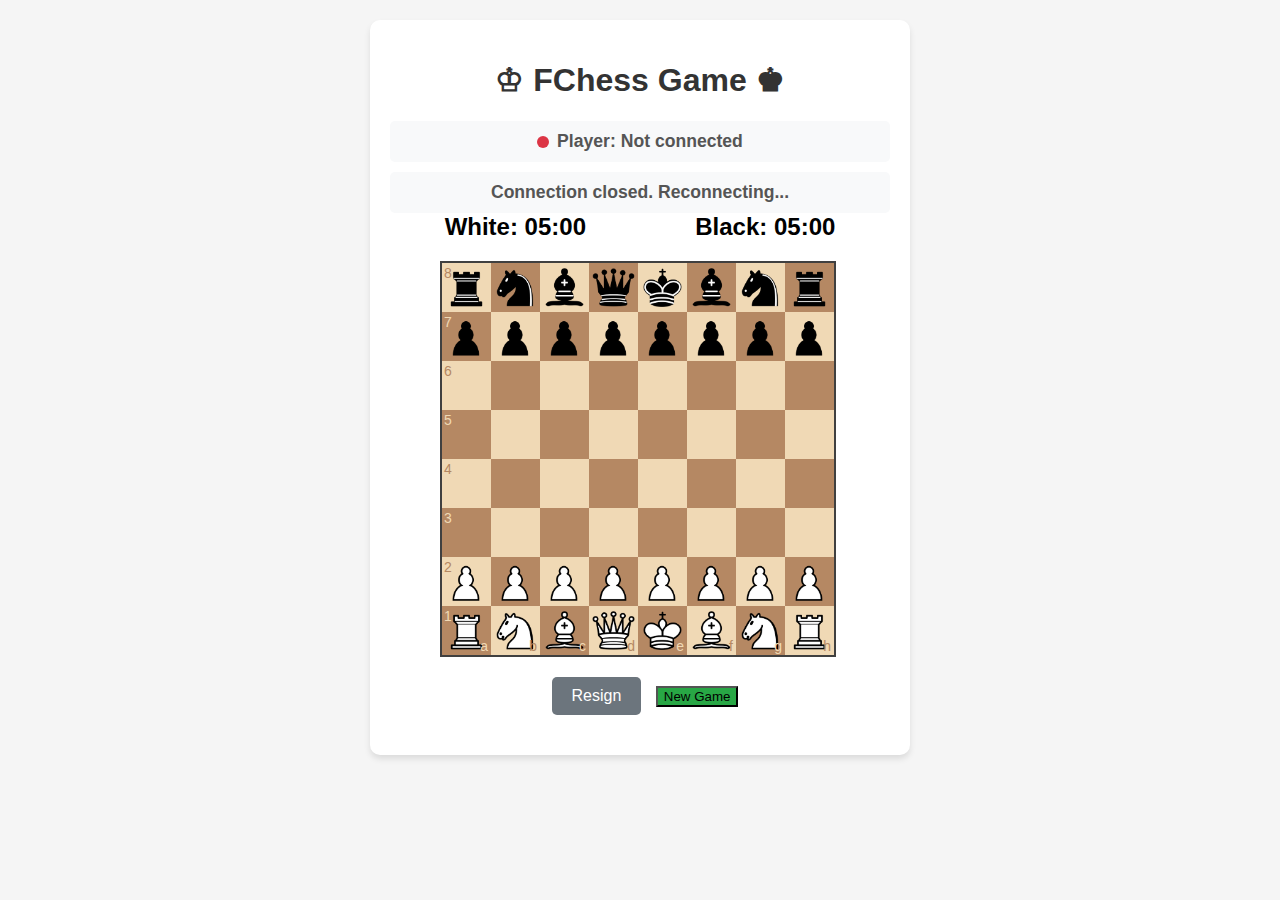
<file: index7.html>
<!DOCTYPE html>
<html lang="en">
<head>
    <meta charset="UTF-8">
    <meta name="viewport" content="width=device-width, initial-scale=1.0">
    <title>FChess Game</title>
    <link rel="stylesheet" href="chessboard-1.0.0.min.css">
    <style>
        body { font-family: Arial, sans-serif; background-color: #f5f5f5; margin: 0; padding: 20px; }
        .game-container { max-width: 500px; margin: 0 auto; background-color: white; border-radius: 10px; padding: 20px; box-shadow: 0 4px 6px rgba(0, 0, 0, 0.1); }
        h1 { text-align: center; color: #333; }
        #myBoard { margin: 0 auto; }
        .status-container { text-align: center; margin-top: 20px; }
        #status, #playerDisplay { font-size: 1.1em; font-weight: bold; color: #555; padding: 10px; background-color: #f8f9fa; border-radius: 5px; min-height: 20px; }
        .controls { text-align: center; margin: 20px 0; }
        .btn { padding: 10px 20px; margin: 0 10px; border: none; border-radius: 5px; cursor: pointer; font-size: 16px; color: white; }
        .btn:hover { opacity: 0.9; }
        .btn:disabled { background-color: #6c757d; cursor: not-allowed; }
        .btn-danger { background-color: #dc3545; }
        .btn-success { background-color: #28a745; }
        .connection-status { display: inline-block; width: 12px; height: 12px; border-radius: 50%; margin-right: 8px; vertical-align: middle; }
        .connected { background-color: #28a745; }
        .disconnected { background-color: #dc3545; }
        .waiting { background-color: #ffc107; }
    </style>
</head>
<body>
    <div id="lobby" class="game-container" style="display: none;">
        <h2>Lobby</h2>
        <div class="controls">
            <button id="createGameBtn" class="btn btn-success">Create New Game</button>
        </div>
        <hr>
        <h4>Or Join an Existing Game:</h4>
        <div id="gameList" class="controls">
            <!-- Waiting games will be listed here -->
        </div>
        <hr>
        <div class="controls">
            <input type="text" id="joinGameId" placeholder="Enter Game ID">
            <button id="joinGameBtn" class="btn" disabled>Join Game</button>
        </div>
    </div>
    <div class="game-container">
        <h1>♔ FChess Game ♚</h1>
        <div class="status-container">
            <div id="playerDisplay"><span class="connection-status disconnected"></span>Player: Not connected</div>
            <div id="status" style="margin-top: 10px;">Connecting to server...</div>
        </div>

        <!-- Add clock display here -->
        <div class="clock-container" style="display: flex; justify-content: space-around; margin-bottom: 10px;">
            <div id="whiteClock" style="font-size: 1.5em; font-weight: bold; color: #000;">White: 05:00</div>
            <div id="blackClock" style="font-size: 1.5em; font-weight: bold; color: #000;">Black: 05:00</div>
        </div>

        <div id="myBoard" style="width: 400px; margin-top: 20px;"></div>

        <div class="controls">
            <button id="resignBtn" class="btn btn-danger" disabled>Resign</button>
            <button id="newGameBtn" class="btn-success" disabled>New Game</button>
        </div>
    </div>

    <script src="jquery-3.5.1.min.js"></script>
    <script src="chessboard-1.0.0.min.js"></script>
    <script src="chess.js"></script>
    <script>
        // --- Global State ---
        let board = null;
        let game = new Chess();
        let socket;
        let playerColor = null;
        let gameActive = false;
        let myGameId = null;

        let whiteTimeRemaining = 0;
        let blackTimeRemaining = 0;
        let lastUpdateTime = 0;
        let clockInterval = null;

        // --- DOM Elements ---
        const statusEl = $('#status');
        const playerDisplayEl = $('#playerDisplay');
        const resignBtn = $('#resignBtn');
        const newGameBtn = $('#newGameBtn');
        const connectionIndicator = $('.connection-status');

        const whiteClockEl = $('#whiteClock');
        const blackClockEl = $('#blackClock');

        const lobbyEl = $('#lobby');
        const gameContainerEl = $('.game-container').not('#lobby');
        const createGameBtn = $('#createGameBtn');
        const joinGameBtn = $('#joinGameBtn');
        const joinGameIdInput = $('#joinGameId');

        // --- WebSocket Logic ---
        function connectToServer() {
            try {
                socket = new WebSocket('ws://localhost:8080');

                socket.onopen = () => {
                    console.log('Connected to server');
                    setStatus('Connected to server. Create or join a game.');
                    setConnectionStatus('connected');
                    lobbyEl.show();
                    gameContainerEl.hide();
                };

                socket.onmessage = (event) => {
                    try {
                        const data = JSON.parse(event.data);
                        handleServerMessage(data);
                    } catch (e) {
                        console.error('Error parsing message:', e);
                    }
                };

                socket.onclose = () => {
                    console.log('Connection closed');
                    setStatus('Connection closed. Reconnecting...');
                    setConnectionStatus('disconnected');
                    gameActive = false;
                    updateButtonStates();
                    setTimeout(connectToServer, 3000); // Reconnect
                };

                socket.onerror = (error) => {
                    console.error('WebSocket error:', error);
                    setStatus('Connection error.');
                    setConnectionStatus('disconnected');
                };
            } catch (e) {
                console.error('Failed to connect:', e);
                setStatus('Error connecting to server.');
            }
        }

        function handleServerMessage(data) {
            console.log('Received:', JSON.stringify(data, null, 2)); // Log with pretty-print

            switch (data.type) {
                case 'playerAssigned':
                    console.log('Handling playerAssigned:', JSON.stringify(data, null, 2));
                    lobbyEl.hide();
                    gameContainerEl.show();
                    console.log('Game container shown.');
                    playerColor = data.color;
                    myGameId = data.gameId;
                    board.orientation(playerColor);
                    setConnectionStatus('connected');
                    playerDisplayEl.html(`<span class="connection-status connected"></span>Player: ${capitalize(playerColor)} (Game: ${myGameId})`);
                    setStatus(`You are ${playerColor}. Waiting for opponent...`);
                    break;

                case 'lobbyUpdate':
                    console.log('Handling lobbyUpdate:', JSON.stringify(data, null, 2));
                    const gameList = $('#gameList');
                    gameList.empty(); // Clear the list
                    if (data.games && data.games.length > 0) {
                        console.log('Available games:', data.games.join(', '));
                        // Temporarily disable button creation to debug disconnects
                        data.games.forEach(gameId => {
                            const joinButton = $('<button class="btn">Join ' + gameId + '</button>');
                            joinButton.on('click', () => {
                                socket.send(JSON.stringify({ type: 'joinGame', gameId: gameId }));
                            });
                            gameList.append(joinButton);
                        });
                    } else {
                        gameList.html('<em>No games waiting for players.</em>');
                    }
                    break;

                case 'gameStart':
                    gameActive = true;
                    updateButtonStates();
                    setStatus('Game started! White to move.');
                    startClock(); // Start the clock when the game officially begins
                    lastUpdateTime = performance.now(); // Reset for accurate ticking
                    break;

                case 'boardUpdate':
                    console.log('Handling boardUpdate:', JSON.stringify(data, null, 2));
                    updateGameState(data.gameState.fen); // Pass the FEN string directly
                    if (data.lastMove) {
                        highlightLastMove(data.lastMove);
                    }
                    break;

                case 'gameEnded':
                    gameActive = false;
                    updateButtonStates();
                    const winnerText = data.winner === playerColor ? 'You win!' : 'You lose!';
                    setStatus(`Game Over: ${winnerText} by ${data.reason}.`);
                    alert(`Game Over! ${winnerText}`);
                    break;
                
                case 'newGame':
                    game.reset();
                    board.position(game.fen());
                    gameActive = true;
                    updateButtonStates();
                    setStatus("New game started! White's turn.");
                    break;

                case 'playerDisconnected':
                    gameActive = false;
                    updateButtonStates();
                    setStatus('Opponent disconnected. Waiting...');
                    break;

                case 'error':
                    setStatus('Error: ' + data.message);
                    // If it's an invalid move error, snap the piece back
                    board.position(game.fen(), false);
                    break;
            }
        }

        // --- Game Logic & UI ---
        function updateGameState(fenString) {
            console.log('updateGameState called with FEN:', fenString);
            // Load the FEN string directly into the chess.js game instance
            game.load(fenString);
            console.log('chess.js game loaded FEN:', game.fen());
            board.position(fenString);
            console.log('chessboard.js position set.');
            
            // The server should also send gameActive, whiteTime, blackTime in the gameState object
            // For now, we'll assume these are handled elsewhere or will be added to the FEN
            // or sent separately.
            // If the server sends gameActive, whiteTime, blackTime as part of the gameState object
            // that contains the fenString, then you would access them like:
            // gameActive = gameState.gameActive;
            // whiteTimeRemaining = gameState.whiteTime;
            // blackTimeRemaining = gameState.blackTime;

            // For now, let's assume gameActive is determined by game.game_over()
            // gameActive = !game.game_over(); // Removed: gameActive should only be set by gameStart/gameEnded messages
            updateButtonStates();

            // Synchronize local clock with server time (assuming these are still sent separately or derived)
            // If the server sends these as part of the same object as fenString, adjust accordingly.
            // For now, we'll keep the existing clock update logic, assuming the server still sends time.
            // If not, this will need to be re-evaluated.
            // whiteTimeRemaining = gameState.whiteTime; // This will need to come from the server
            // blackTimeRemaining = gameState.blackTime; // This will need to come from the server
            lastUpdateTime = performance.now(); // Reset last update time

            // Update clocks (initial display)
            updateClockDisplay(whiteClockEl, whiteTimeRemaining);
            updateClockDisplay(blackClockEl, blackTimeRemaining);

            if (game.game_over()) {
                setStatus("Game is over.");
                // You might want to add more specific messages here based on game.in_checkmate(), etc.
                if (game.in_checkmate()) {
                    setStatus("Game Over: Checkmate!");
                } else if (game.in_stalemate()) {
                    setStatus("Game Over: Stalemate!");
                } else if (game.insufficient_material()) {
                    setStatus("Game Over: Insufficient Material!");
                } else if (game.in_threefold_repetition()) {
                    setStatus("Game Over: Threefold Repetition!");
                } else if (game.half_moves >= 100) {
                    setStatus("Game Over: 50-move rule!");
                }
                stopClock(); // Ensure clock stops
                return;
            }

            const turn = game.turn() === 'w' ? 'White' : 'Black';
            const statusText = playerColor.charAt(0) === game.turn() ? "Your turn" : `Waiting for ${turn}`;
            setStatus(`${statusText} (${turn} to move})`);
        }

        function onDragStart(source, piece) {
            // Prevent moves if the game is over or it's not your turn
            console.log('onDragStart called:', { source, piece, gameActive, gameOver: game.game_over(), playerColor, gameTurn: game.turn() });

            if (!gameActive) {
                console.log('Blocked: Game not active');
                return false;
            }
            if (game.game_over()) {
                console.log('Blocked: Game over');
                return false;
            }
            if (playerColor.charAt(0) !== game.turn()) {
                console.log('Blocked: Not your turn', { playerColor, gameTurn: game.turn() });
                return false;
            }
            if ((game.turn() === 'w' && piece.search(/^b/) !== -1)) {
                console.log('Blocked: White trying to move black piece');
                return false;
            }
            if ((game.turn() === 'b' && piece.search(/^w/) !== -1)) {
                console.log('Blocked: Black trying to move white piece');
                return false;
            }
            console.log('Drag allowed');
        }

        function onDrop(source, target) {
            // Attempt to make a move in the local chess.js instance
            const move = game.move({
                from: source,
                to: target,
                promotion: 'q' // Always promote to queen for simplicity
            });

            // If the move is illegal, snap the piece back
            if (move === null) return 'snapback';

            // If the move is legal locally, send it to the server for final validation
            const moveData = {
                type: 'move',
                gameId: myGameId, // Add gameId
                ...algebraicToRowCol(source), // fromRow, fromCol
                ...algebraicToRowCol(target, true) // toRow, toCol
            };
            
            console.log('Sending move:', moveData);
            socket.send(JSON.stringify(moveData));
        }
        
        function highlightLastMove(lastMove) {
            // Remove previous highlights
            $('#myBoard .square-55d63').css('background-color', '');
            
            const fromSquare = rowColToAlgebraic(lastMove.fromRow, lastMove.fromCol);
            const toSquare = rowColToAlgebraic(lastMove.toRow, lastMove.toCol);

            $('#myBoard .square-' + fromSquare).css('background', '#ffb347');
            $('#myBoard .square-' + toSquare).css('background', '#ffb347');
        }

        // --- Helper Functions ---
        function serverBoardToFen(fenString) {
            // The server should provide a complete FEN string.
            // This function now simply returns the provided FEN string.
            return fenString;
        }

        function algebraicToRowCol(alg, isTarget = false) {
            const col = alg.charCodeAt(0) - 'a'.charCodeAt(0);
            const row = 8 - parseInt(alg.charAt(1), 10);
            if (isTarget) {
                return { toRow: row, toCol: col };
            }
            return { fromRow: row, fromCol: col };
        }
        
        function rowColToAlgebraic(row, col) {
            const file = String.fromCharCode('a'.charCodeAt(0) + col);
            const rank = 8 - row;
            return file + rank;
        }

        function setStatus(message) { statusEl.text(message); }
        function capitalize(s) { return s.charAt(0).toUpperCase() + s.slice(1); }
        function setConnectionStatus(status) { connectionIndicator.removeClass('connected waiting disconnected').addClass(status); }

        function updateButtonStates() {
            resignBtn.prop('disabled', !gameActive);
            newGameBtn.prop('disabled', false); // Can always offer a new game
        }

        // --- Clock Management ---
        function startClock() {
            if (clockInterval) {
                clearInterval(clockInterval);
            }
            clockInterval = setInterval(updateClock, 100); // Update every 100ms
        }

        function stopClock() {
            if (clockInterval) {
                clearInterval(clockInterval);
                clockInterval = null;
            }
        }

        function updateClock() {
            if (game.game_over()) { // Stop clock if game is over
                stopClock();
                return;
            }

            const now = performance.now();
            const elapsed = (now - lastUpdateTime) / 1000; // in seconds
            lastUpdateTime = now; // Update lastUpdateTime for continuous ticking

            // Decrement the time for the player whose turn it is
            if (gameActive) { // Only decrement if the game is active
                if (game.turn() === 'w') {
                    whiteTimeRemaining -= elapsed;
                    if (whiteTimeRemaining < 0) whiteTimeRemaining = 0;
                } else { // game.turn() === 'b'
                    blackTimeRemaining -= elapsed;
                    if (blackTimeRemaining < 0) blackTimeRemaining = 0;
                }
            }

            updateClockDisplay(whiteClockEl, whiteTimeRemaining);
            updateClockDisplay(blackClockEl, blackTimeRemaining);
        }

        function formatTime(seconds) {
            const minutes = Math.floor(seconds / 60);
            const remainingSeconds = Math.floor(seconds % 60);
            return `${minutes.toString().padStart(2, '0')}:${remainingSeconds.toString().padStart(2, '0')}`;
        }

        function updateClockDisplay(element, seconds) {
            element.text(element.attr('id').includes('white') ? `White: ${formatTime(seconds)}` : `Black: ${formatTime(seconds)}`);
        }

        // --- Event Handlers ---
        resignBtn.on('click', () => {
            if (confirm('Are you sure you want to resign?')) {
                socket.send(JSON.stringify({ type: 'resign', gameId: myGameId }));
            }
        });

        newGameBtn.on('click', () => {
            socket.send(JSON.stringify({ type: 'newGame', gameId: myGameId }));
        });

        createGameBtn.on('click', () => {
            console.log('Attempting to send createGame message...');
            socket.send(JSON.stringify({ type: 'createGame' }));
        });

        joinGameBtn.on('click', () => {
            const gameId = joinGameIdInput.val();
            if (gameId) {
                socket.send(JSON.stringify({ type: 'joinGame', gameId: gameId }));
            }
        });

        joinGameIdInput.on('input', () => {
            joinGameBtn.prop('disabled', !joinGameIdInput.val());
        });

        // --- Initialization ---
        const config = {
            draggable: true,
            position: 'start',
            pieceTheme: 'img/chesspieces/wikipedia/{piece}.png',
            onDragStart: onDragStart,
            onDrop: onDrop,
        };
        board = Chessboard('myBoard', config);
        $(window).resize(board.resize);

        connectToServer();
    </script>
</body>
</html>
</file>
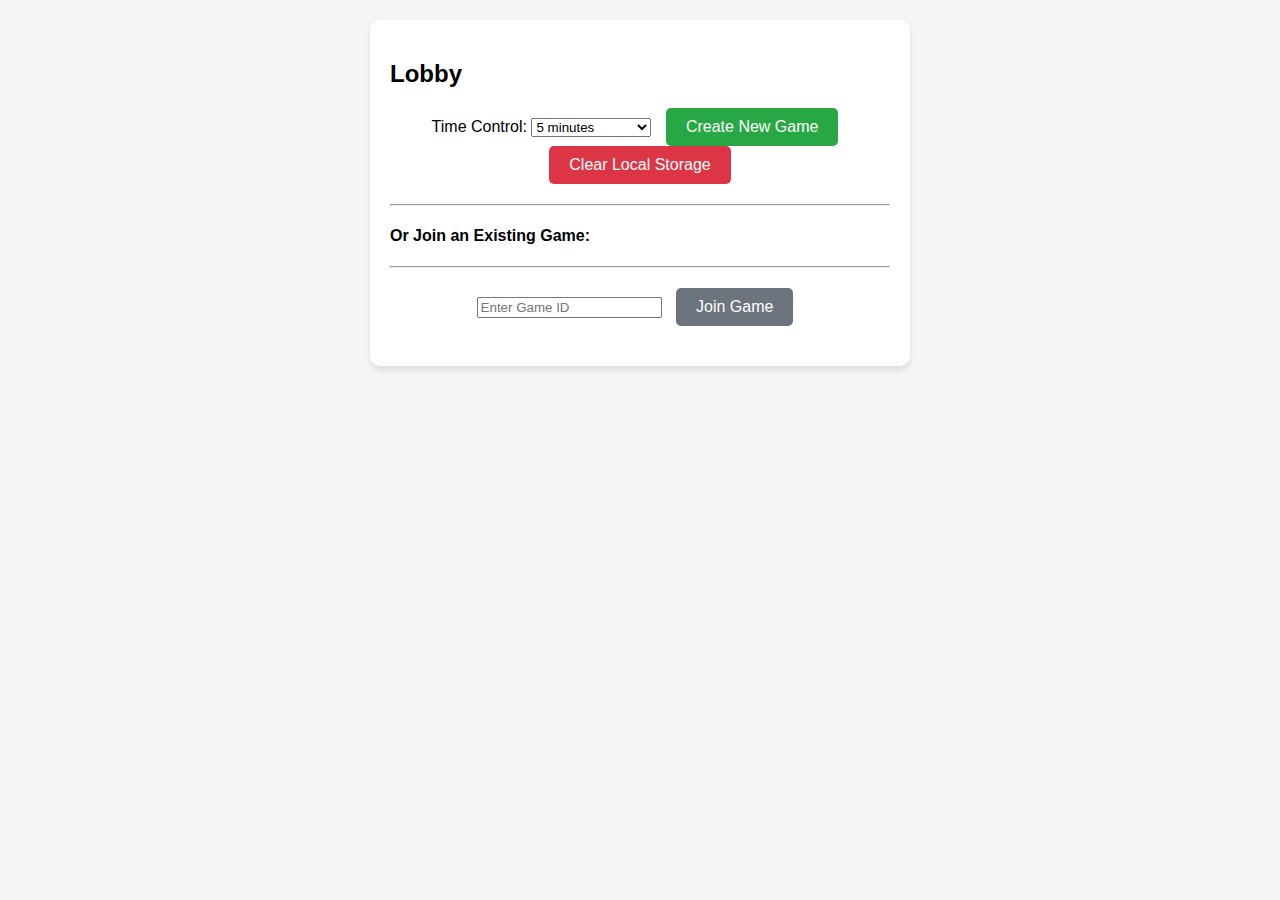
<file: noresigning.html>
<!DOCTYPE html>
<html lang="en">
<head>
    <meta charset="UTF-8">
    <meta name="viewport" content="width=device-width, initial-scale=1.0">
    <title>FChess Game</title>
    <link rel="stylesheet" href="chessboard-1.0.0.min.css">
    <style>
        body { font-family: Arial, sans-serif; background-color: #f5f5f5; margin: 0; padding: 20px; }
        .game-container { max-width: 500px; margin: 0 auto; background-color: white; border-radius: 10px; padding: 20px; box-shadow: 0 4px 6px rgba(0, 0, 0, 0.1); }
        h1 { text-align: center; color: #333; }
        #myBoard { margin: 0 auto; }
        .status-container { text-align: center; margin-top: 20px; }
        #status, #playerDisplay { font-size: 1.1em; font-weight: bold; color: #555; padding: 10px; background-color: #f8f9fa; border-radius: 5px; min-height: 20px; }
        .controls { text-align: center; margin: 20px 0; }
        .btn { padding: 10px 20px; margin: 0 10px; border: none; border-radius: 5px; cursor: pointer; font-size: 16px; color: white; }
        .btn:hover { opacity: 0.9; }
        .btn:disabled { background-color: #6c757d; cursor: not-allowed; }
        .btn-danger { background-color: #dc3545; }
        .btn-success { background-color: #28a745; }
        .connection-status { display: inline-block; width: 12px; height: 12px; border-radius: 50%; margin-right: 8px; vertical-align: middle; }
        .connected { background-color: #28a745; }
        .disconnected { background-color: #dc3545; }
        .waiting { background-color: #ffc107; }

        #gameOverOverlay {
            display: none; /* Hidden by default */
            position: fixed !important; /* Fixed position to cover entire screen */
            top: 0 !important;
            left: 0 !important;
            width: 100% !important;
            height: 100% !important;
            background-color: rgba(0, 0, 0, 0.8) !important; /* Semi-transparent black background */
            z-index: 99999 !important; /* Very high z-index */
            display: flex; /* Use flexbox for centering, NO !important */
            justify-content: center !important;
            align-items: center !important;
        }

        #gameOverContent {
            background-color: red !important; /* Bright red background for visibility */
            padding: 30px !important;
            border-radius: 10px !important;
            text-align: center !important;
            max-width: 400px !important;
            color: white !important;
        }

        #gameOverMessage {
            color: black !important; /* Ensure message is visible on red background */
        }
    </style>
</head>
<body>
    <div id="lobby" class="game-container">
        <h2>Lobby</h2>
        <div class="controls">
            <label for="timeFormat">Time Control:</label>
            <select id="timeFormat">
                <option value="300000">5 minutes</option>
                <option value="180000">3 minutes</option>
                <option value="60000">1 minute (Bullet)</option>
            </select>
            <button id="createGameBtn" class="btn btn-success">Create New Game</button>
            <button id="clearLocalStorageBtn" class="btn btn-danger">Clear Local Storage</button>
        </div>
        <hr>
        <h4>Or Join an Existing Game:</h4>
        <div id="gameList" class="controls">
            <!-- Waiting games will be listed here -->
        </div>
        <hr>
        <div class="controls">
            <input type="text" id="joinGameId" placeholder="Enter Game ID">
            <button id="joinGameBtn" class="btn" disabled>Join Game</button>
        </div>
    </div>

    <div id="waitingRoom" class="game-container" style="display: none;">
        <h2>Waiting for Opponent</h2>
        <p id="waitingMessage"></p>
    </div>

    <div id="gameUIContainer" class="game-container" style="display: none;">
        <h1>♔ FChess Game ♚</h1>
        <div class="status-container">
            <div id="playerDisplay"><span class="connection-status disconnected"></span>Player: Not connected</div>
            <div id="status" style="margin-top: 10px;">Connecting to server...</div>
        </div>

        <!-- Add clock display here -->
        <div class="clock-container" style="display: flex; justify-content: space-around; margin-bottom: 10px;">
            <div id="whiteClock" style="font-size: 1.5em; font-weight: bold; color: #000;">White: 05:00</div>
            <div id="blackClock" style="font-size: 1.5em; font-weight: bold; color: #000;">Black: 05:00</div>
        </div>

        <div id="myBoard" style="width: 400px; margin-top: 20px;"></div>

        <div class="controls">
            <button id="resignBtn" class="btn btn-danger" disabled>Resign</button>
            <button id="newGameBtn" class="btn btn-success" disabled>New Game</button>
        }
    </div>

    <!-- New Game Over Overlay -->
    <div id="gameOverOverlay">
        <div id="gameOverContent">
            <h2 id="gameOverMessage"></h2>
            <button id="backToLobbyBtn" class="btn btn-success">Back to Lobby</button>
        </div>
    </div>

    <script src="jquery-3.5.1.min.js"></script>
    <script src="chessboard-1.0.0.min.js"></script>
    <script src="chess.js"></script>
    <script>
        // --- Global State ---
        let board = null;
        let game = new Chess();
        let socket;
        let playerColor = null;
        let gameActive = false;
        let myGameId = null;

        let whiteTimeRemaining = 0;
        let blackTimeRemaining = 0;
        let lastUpdateTime = 0;
        let clockInterval = null;

        // --- DOM Elements ---
        const statusEl = $('#status');
        const playerDisplayEl = $('#playerDisplay');
        const resignBtn = $('#resignBtn');
        const newGameBtn = $('#newGameBtn');
        const connectionIndicator = $('.connection-status');

        const whiteClockEl = $('#whiteClock');
        const blackClockEl = $('#blackClock');

        const lobbyEl = $('#lobby');
        const waitingRoomEl = $('#waitingRoom');
        const waitingMessageEl = $('#waitingMessage');
        const gameUIContainer = $('#gameUIContainer'); // New ID
        const createGameBtn = $('#createGameBtn');
        const joinGameBtn = $('#joinGameBtn');
        const joinGameIdInput = $('#joinGameId');
        const timeFormatSelect = $('#timeFormat');
        const clearLocalStorageBtn = $('#clearLocalStorageBtn');

        const gameOverOverlay = $('#gameOverOverlay');
        const gameOverMessage = $('#gameOverMessage');
        const backToLobbyBtn = $('#backToLobbyBtn');

        // --- UI State Management ---
        function showSection(sectionName) {
            console.log('Attempting to show section:', sectionName);

            // Hide all sections explicitly
            console.log('Hiding lobby. Current display:', lobbyEl.css('display'));
            lobbyEl.css('display', 'none');
            console.log('Hiding waitingRoom. Current display:', waitingRoomEl.css('display'));
            waitingRoomEl.css('display', 'none');
            console.log('Hiding gameUIContainer. Current display:', gameUIContainer.css('display'));
            gameUIContainer.css('display', 'none');
            console.log('Hiding gameOverOverlay. Current display:', gameOverOverlay.css('display'));
            gameOverOverlay.css('display', 'none');
            console.log('After hiding all, gameOverOverlay display:', gameOverOverlay.css('display')); // Should be 'none'

            switch (sectionName) {
                case 'lobby':
                    lobbyEl.css('display', 'block');
                    break;
                case 'waitingRoom':
                    waitingRoomEl.css('display', 'block');
                    break;
                case 'game':
                    gameUIContainer.css('display', 'block');
                    break;
                case 'gameOver':
                    gameOverOverlay.css('display', 'flex'); // Use flex to match CSS
                    break;
            }
            console.log('After showing ' + sectionName + ', gameOverOverlay display:', gameOverOverlay.css('display'));
        }

        // --- WebSocket Logic ---
        function connectToServer() {
            try {
                console.log('Attempting to connect to server...'); // New log
                socket = new WebSocket('ws://localhost:8080');

                socket.onopen = () => {
                    console.log('Connected to server (onopen event fired)'); // New log
                    setStatus('Connected to server. Create or join a game.');
                    setConnectionStatus('connected');
                    showSection('lobby'); // Always show lobby initially
                    createGameBtn.prop('disabled', false); // Explicitly enable Create Game button
                    console.log('Create Game button disabled status after enabling:', createGameBtn.prop('disabled')); // New log

                    const storedGameId = localStorage.getItem('myGameId');
                    const storedPlayerColor = localStorage.getItem('playerColor');

                    if (storedGameId && storedPlayerColor) {
                        console.log(`Attempting to rejoin game ${storedGameId} as ${storedPlayerColor}`);
                        socket.send(JSON.stringify({
                            type: 'rejoinGame',
                            gameId: storedGameId,
                            playerColor: storedPlayerColor
                        }));
                        setStatus('Rejoining game...');
                    } else {
                        // No stored game, just show lobby
                    }
                };

                socket.onmessage = (event) => {
                    console.log('Message received:', event.data); // New log
                    try {
                        const data = JSON.parse(event.data);
                        handleServerMessage(data);
                    } catch (e) {
                        console.error('Error parsing message:', e);
                    }
                };

                socket.onclose = () => {
                    console.log('Connection closed (onclose event fired)'); // New log
                    setStatus('Connection closed. Reconnecting...');
                    setConnectionStatus('disconnected');
                    gameActive = false;
                    updateButtonStates();
                    setTimeout(connectToServer, 3000); // Reconnect
                };

                socket.onerror = (error) => {
                    console.error('WebSocket error (onerror event fired):', error); // New log
                    setStatus('Connection error.');
                    setConnectionStatus('disconnected');
                };
            } catch (e) {
                console.error('Failed to connect (catch block):', e); // New log
                setStatus('Error connecting to server.');
            }
        }

        function handleServerMessage(data) {
            console.log('Received message from server:', data);

            switch (data.type) {
                case 'playerAssigned':
                    playerColor = data.color;
                    myGameId = data.gameId;
                    localStorage.setItem('myGameId', myGameId); // Store gameId
                    localStorage.setItem('playerColor', playerColor); // Store playerColor
                    board.orientation(playerColor);
                    setConnectionStatus('connected');
                    playerDisplayEl.html(`<span class="connection-status connected"></span>Player: ${capitalize(playerColor)} (Game: ${myGameId})`);
                    
                    if (data.color === 'white') {
                        showSection('waitingRoom');
                        waitingMessageEl.text(`Game ${myGameId} has been created. Waiting for another player to join.`);
                    }
                    break;

                case 'lobbyUpdate':
                    const gameList = $('#gameList');
                    gameList.empty(); // Clear the list
                    if (data.games && data.games.length > 0) {
                        data.games.forEach(gameId => {
                            const gameBtn = $('<button class="btn">Join Game: ' + gameId + '</button>');
                            gameBtn.on('click', () => {
                                joinGameIdInput.val(gameId);
                                joinGameBtn.prop('disabled', false);
                            });
                            gameList.append(gameBtn);
                        });
                    } else {
                        gameList.html('<em>No games waiting for players.</em>');
                    }
                    break;

                case 'gameStart':
                    showSection('game');
                    gameActive = true;
                    updateButtonStates();
                    setStatus('Game started! White to move.');
                    break;

                case 'boardUpdate':
                    updateGameState(data.gameState);
                    if (data.lastMove) {
                        highlightLastMove(data.lastMove);
                    }
                    break;

                case 'gameEnded':
                    console.log('gameEnded received:', data);
                    console.log('playerColor:', playerColor);
                    gameActive = false;
                    updateButtonStates();
                    let gameEndMessageText = ''; // Renamed to avoid conflict with outer scope
                    if (data.reason === 'resignation') {
                        if (data.resignedPlayer === playerColor) {
                            gameEndMessageText = `Game Over! You lost by resignation.`;
                        } else {
                            gameEndMessageText = `Game Over! Your opponent resigned. You win!`;
                        }
                    } else if (data.reason === 'disconnect') { // Handle disconnect reason
                        if (data.disconnectedPlayer === playerColor) {
                            gameEndMessageText = `Game Over! You disconnected.`;
                        } else {
                            gameEndMessageText = `Game Over! Your opponent disconnected. You win!`;
                        }
                    }
                    else {
                        const winnerText = data.winner === playerColor ? 'You win!' : 'You lose!';
                        gameEndMessageText = `Game Over: ${winnerText} by ${data.reason}.`;
                    }
                    
                    setStatus(gameEndMessageText); // Still update the main status
                    gameOverMessage.text(gameEndMessageText); // Set message in overlay

                    localStorage.removeItem('playerColor'); // Clear stored playerColor
                    
                    // Explicitly hide the game UI container before showing the overlay
                    gameUIContainer.css('display', 'none'); // Add this line back
                    console.log('Explicitly hid gameUIContainer. Current display:', gameUIContainer.css('display')); // New log

                    console.log('Before showSection(gameOver), gameOverOverlay display:', gameOverOverlay.css('display'));
                    showSection('gameOver'); // Show the game over overlay
                    console.log('After showSection(gameOver), gameOverOverlay display:', gameOverOverlay.css('display'));
                    break;
                
                case 'newGame':
                    game.reset();
                    board.position(game.fen());
                    gameActive = true;
                    updateButtonStates();
                    setStatus("New game started! White's turn.");
                    break;

                case 'rejoinSuccess':
                    playerColor = data.color;
                    myGameId = data.gameId;
                    // No need to store in localStorage again, it's already there
                    board.orientation(playerColor);
                    setConnectionStatus('connected');
                    playerDisplayEl.html(`<span class="connection-status connected"></span>Player: ${capitalize(playerColor)} (Game: ${myGameId})`);

                    showSection('game'); // Show the game container
                    gameActive = true; // Assume game is active on rejoin
                    updateButtonStates();
                    setStatus('Successfully rejoined game.');
                    updateGameState(data.gameState); // Update board and clock
                    break;

                case 'playerDisconnected':
                    gameActive = false;
                    updateButtonStates();
                    setStatus('Opponent disconnected. Waiting...');
                    // Do not clear localStorage here, as the game is still active for rejoining
                    // Show waiting room or a message indicating opponent disconnected
                    showSection('waitingRoom');
                    waitingMessageEl.text('Your opponent has disconnected. Waiting for them to rejoin.');
                    break;

                case 'error':
                    setStatus('Error: ' + data.message);
                    // If it's an invalid move error, snap the piece back
                    board.position(game.fen(), false);
                    // If an error occurs, especially during rejoin, ensure lobby is visible
                    showSection('lobby');
                    break;
            }
        }

        // --- Game Logic & UI ---
        function updateGameState(gameState) {
            // The server's board representation is not a FEN string.
            // We must convert it to keep our client-side chess.js instance in sync.
            const fen = serverBoardToFen(gameState.board, gameState.currentPlayer);
            game.load(fen);
            board.position(fen);
            
            gameActive = gameState.gameActive;
            updateButtonStates();

            // Synchronize local clock with server time
            whiteTimeRemaining = gameState.whiteTime;
            blackTimeRemaining = gameState.blackTime;
            lastUpdateTime = performance.now(); // Reset last update time

            // Start/stop clock based on game state
            if (gameActive && !game.game_over()) {
                startClock();
            } else {
                stopClock();
            }

            // Update clocks (initial display)
            updateClockDisplay(whiteClockEl, whiteTimeRemaining);
            updateClockDisplay(blackClockEl, blackTimeRemaining);

            if (!gameActive) {
                setStatus("Game is over.");
                return;
            }

            const turn = game.turn() === 'w' ? 'White' : 'Black';
            const statusText = playerColor.charAt(0) === game.turn() ? "Your turn" : `Waiting for ${turn}`;
            setStatus(`${statusText} (${turn} to move})`);
        }

        function onDragStart(source, piece) {
            // Prevent moves if the game is over or it's not your turn
            console.log('onDragStart called:', { source, piece, gameActive, gameOver: game.game_over(), playerColor, gameTurn: game.turn() });

            if (!gameActive) {
                console.log('Blocked: Game not active');
                return false;
            }
            if (game.game_over()) {
                console.log('Blocked: Game over');
                return false;
            }
            if (playerColor.charAt(0) !== game.turn()) {
                console.log('Blocked: Not your turn', { playerColor, gameTurn: game.turn() });
                return false;
            }
            if ((game.turn() === 'w' && piece.search(/^b/) !== -1)) {
                console.log('Blocked: White trying to move black piece');
                return false;
            }
            if ((game.turn() === 'b' && piece.search(/^w/) !== -1)) {
                console.log('Blocked: Black trying to move white piece');
                return false;
            }
            console.log('Drag allowed');
        }

        function onDrop(source, target) {
            // Attempt to make a move in the local chess.js instance
            const move = game.move({
                from: source,
                to: target,
                promotion: 'q' // Always promote to queen for simplicity
            });

            // If the move is illegal, snap the piece back
            if (move === null) return 'snapback';

            // If the move is legal locally, send it to the server for final validation
            const moveData = {
                type: 'move',
                gameId: myGameId, // Add gameId
                ...algebraicToRowCol(source), // fromRow, fromCol
                ...algebraicToRowCol(target, true) // toRow, toCol
            };
            
            console.log('Sending move:', moveData);
            socket.send(JSON.stringify(moveData));

            // Check for game over conditions after the move
            if (game.game_over()) {
                let reason = "";
                let winner = "";

                if (game.in_checkmate()) {
                    reason = "checkmate";
                    winner = game.turn() === 'w' ? 'black' : 'white'; // The player whose turn it is, is checkmated
                } else if (game.in_stalemate()) {
                    reason = "stalemate";
                    winner = "draw";
                } else if (game.in_threefold_repetition()) {
                    reason = "threefold repetition";
                    winner = "draw";
                } else if (game.insufficient_material()) {
                    reason = "insufficient material";
                    winner = "draw";
                } else if (game.half_moves >= 100) { // 50-move rule
                    reason = "50-move rule";
                    winner = "draw";
                }

                const gameOverData = {
                    type: 'gameOver',
                    gameId: myGameId,
                    reason: reason,
                    winner: winner
                };
                console.log('Sending gameOver:', gameOverData);
                socket.send(JSON.stringify(gameOverData));
            }
        }
        
        function highlightLastMove(lastMove) {
            // Remove previous highlights
            $('#myBoard .square-55d63').css('background-color', '');
            
            const fromSquare = rowColToAlgebraic(lastMove.fromRow, lastMove.fromCol);
            const toSquare = rowColToAlgebraic(lastMove.toRow, lastMove.toCol);

            $('#myBoard .square-' + fromSquare).css('background', '#ffb347');
            $('#myBoard .square-' + toSquare).css('background', '#ffb347');
        }

        // --- Helper Functions ---
        function serverBoardToFen(boardData, currentPlayer) {
            // Converts the server's 2D array into a FEN string.
            // NOTE: This makes assumptions about castling, en passant, etc.,
            // as the server does not provide this information.
            let fen = boardData.map(row => {
                let empty = 0;
                let rowFen = '';
                row.forEach(piece => {
                    if (piece === '') {
                        empty++;
                    } else {
                        if (empty > 0) {
                            rowFen += empty;
                            empty = 0;
                        }
                        rowFen += piece;
                    }
                });
                if (empty > 0) rowFen += empty;
                return rowFen;
            }).join('/');

            const turn = currentPlayer === 'white' ? 'w' : 'b';
            // Assume default castling, no en passant, and move counters.
            fen += ` ${turn} KQkq - 0 1`;
            return fen;
        }

        function algebraicToRowCol(alg, isTarget = false) {
            const col = alg.charCodeAt(0) - 'a'.charCodeAt(0);
            const row = 8 - parseInt(alg.charAt(1), 10);
            if (isTarget) {
                return { toRow: row, toCol: col };
            }
            return { fromRow: row, fromCol: col };
        }
        
        function rowColToAlgebraic(row, col) {
            const file = String.fromCharCode('a'.charCodeAt(0) + col);
            const rank = 8 - row;
            return file + rank;
        }

        function setStatus(message) { statusEl.text(message); }
        function capitalize(s) { return s.charAt(0).toUpperCase() + s.slice(1); }
        function setConnectionStatus(status) { connectionIndicator.removeClass('connected waiting disconnected').addClass(status); }

        function updateButtonStates() {
            resignBtn.prop('disabled', !gameActive);
            newGameBtn.prop('disabled', false); // Can always offer a new game
        }

        // --- Clock Management ---
        function startClock() {
            if (clockInterval) {
                clearInterval(clockInterval);
            }
            clockInterval = setInterval(updateClock, 100); // Update every 100ms
        }

        function stopClock() {
            if (clockInterval) {
                clearInterval(clockInterval);
                clockInterval = null;
            }
        }

        function updateClock() {
            if (!gameActive) {
                stopClock();
                return;
            }

            const now = performance.now();
            const elapsedMs = now - lastUpdateTime; // in milliseconds
            lastUpdateTime = now;

            // Always decrement the time for the player whose turn it is
            if (game.turn() === 'w') {
                whiteTimeRemaining -= elapsedMs;
                if (whiteTimeRemaining < 0) whiteTimeRemaining = 0;
            } else {
                blackTimeRemaining -= elapsedMs;
                if (blackTimeRemaining < 0) blackTimeRemaining = 0;
            }

            updateClockDisplay(whiteClockEl, whiteTimeRemaining);
            updateClockDisplay(blackClockEl, blackTimeRemaining);
        }

        function formatTime(milliseconds) {
            const seconds = milliseconds / 1000;
            if (seconds < 60) {
                const totalCentiseconds = Math.floor(seconds * 100);
                const displaySeconds = Math.floor(totalCentiseconds / 100);
                const displayCentiseconds = totalCentiseconds % 100;
                return `${displaySeconds.toString().padStart(1, '0')}.${displayCentiseconds.toString().padStart(2, '0')}`;
            } else {
                const minutes = Math.floor(seconds / 60);
                const remainingSeconds = Math.floor(seconds % 60);
                return `${minutes.toString().padStart(2, '0')}:${remainingSeconds.toString().padStart(2, '0')}`;
            }
        }

        function updateClockDisplay(element, milliseconds) {
            element.text(element.attr('id').includes('white') ? `White: ${formatTime(milliseconds)}` : `Black: ${formatTime(milliseconds)}`);
        }

        // --- Event Handlers ---
        resignBtn.on('click', () => {
            if (confirm('Are you sure you want to resign?')) {
                socket.send(JSON.stringify({ type: 'resign', gameId: myGameId }));
                // Introduce a small delay to allow the gameEnded message to be received
                setTimeout(() => {
                    // Any UI updates or state changes that might implicitly affect the WebSocket
                    // or prevent message reception can go here, or be handled by gameEnded
                    // For now, we just send the message and rely on gameEnded handler for UI.
                }, 100); // 100ms delay
            }
        });

        newGameBtn.on('click', () => {
            socket.send(JSON.stringify({ type: 'newGame', gameId: myGameId }));
        });

        createGameBtn.on('click', () => {
            const selectedTime = timeFormatSelect.val(); // Get the selected value
            socket.send(JSON.stringify({ type: 'createGame', timeFormat: parseInt(selectedTime) }));
        });

        joinGameBtn.on('click', () => {
            const gameId = joinGameIdInput.val();
            if (gameId) {
                socket.send(JSON.stringify({ type: 'joinGame', gameId: gameId }));
            }
        });

        joinGameIdInput.on('input', () => {
            joinGameBtn.prop('disabled', !joinGameIdInput.val());
        });

        clearLocalStorageBtn.on('click', () => {
            localStorage.removeItem('myGameId');
            localStorage.removeItem('playerColor');
            alert('Local storage cleared! Page will now reload.');
            location.reload();
        });

        // --- Initialization ---
        const config = {
            draggable: true,
            position: 'start',
            pieceTheme: 'img/chesspieces/wikipedia/{piece}.png',
            onDragStart: onDragStart,
            onDrop: onDrop,
        };
        board = Chessboard('myBoard', config);
        $(window).resize(board.resize);

        connectToServer();
    </script>
</body>
</html>
</file>
<file: chessboard-1.0.0.min.css>
/*! chessboard.js v1.0.0 | (c) 2019 Chris Oakman | MIT License chessboardjs.com/license */ .clearfix-7da63{clear:both}.board-b72b1{border:2px solid #404040;box-sizing:content-box}.square-55d63{float:left;position:relative;-webkit-touch-callout:none;-webkit-user-select:none;-khtml-user-select:none;-moz-user-select:none;-ms-user-select:none;user-select:none}.white-1e1d7{background-color:#f0d9b5;color:#b58863}.black-3c85d{background-color:#b58863;color:#f0d9b5}.highlight1-32417,.highlight2-9c5d2{box-shadow:inset 0 0 3px 3px #ff0}.notation-322f9{cursor:default;font-family:"Helvetica Neue",Helvetica,Arial,sans-serif;font-size:14px;position:absolute}.alpha-d2270{bottom:1px;right:3px}.numeric-fc462{top:2px;left:2px}
</file>
